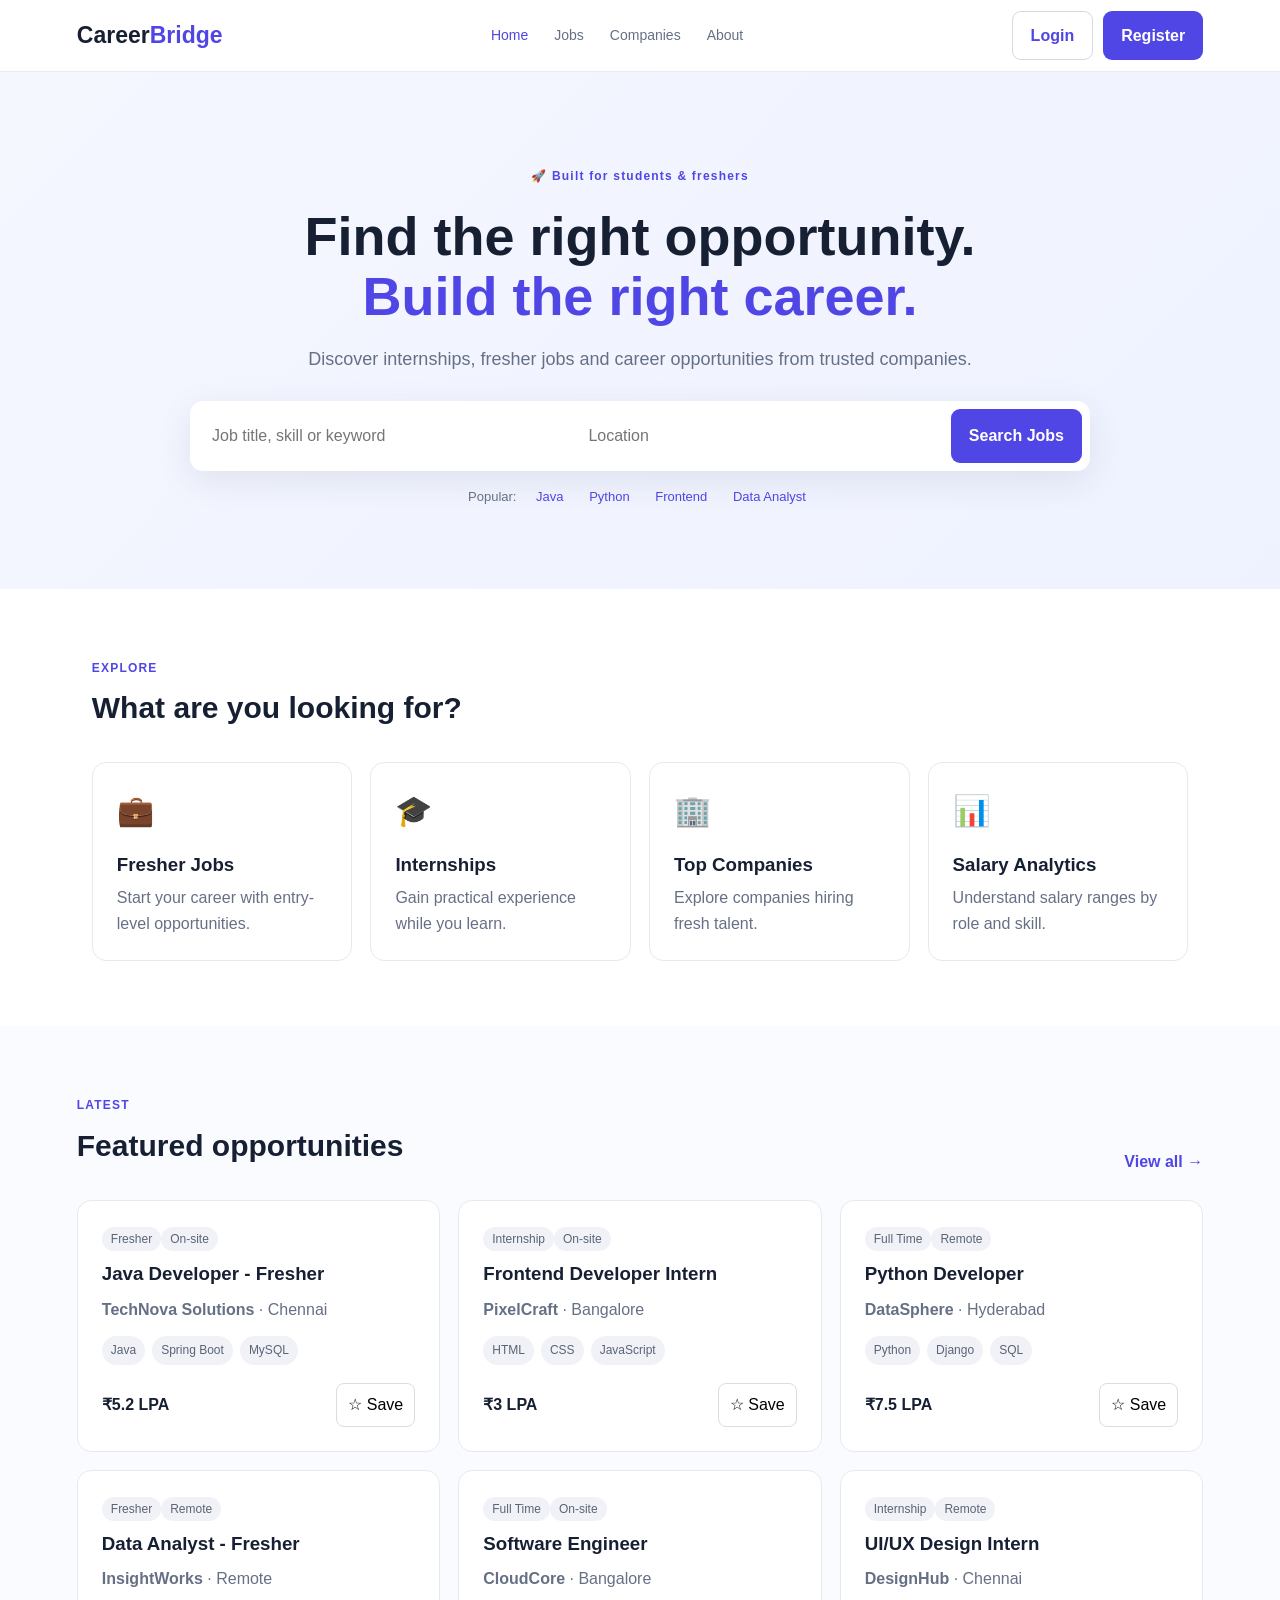
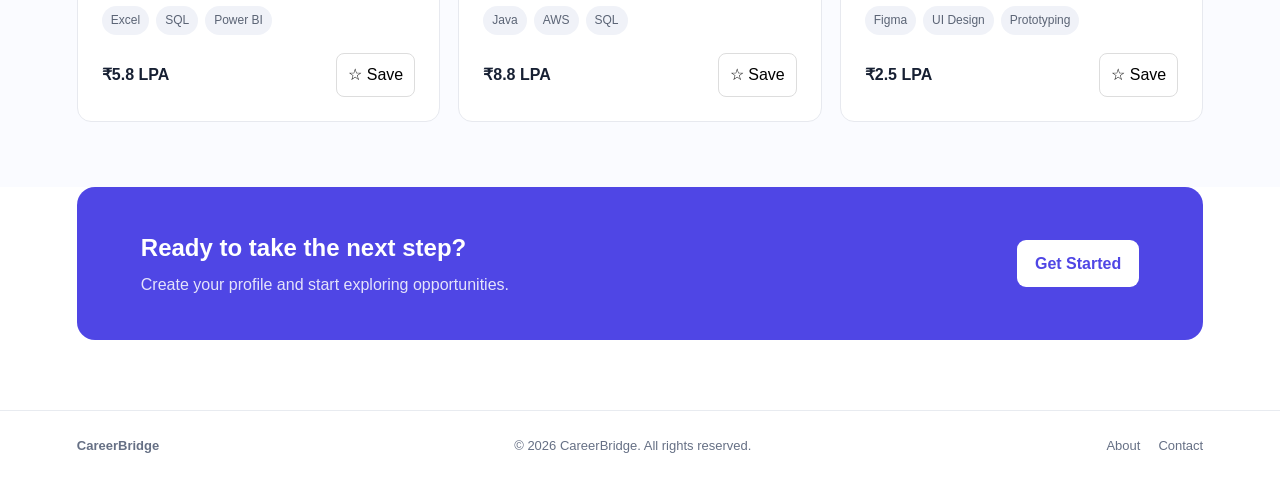
<file: index.html>
<!DOCTYPE html>
<html lang="en">
<head>
  <meta charset="UTF-8">
  <meta name="viewport" content="width=device-width, initial-scale=1.0">
  <title>CareerBridge - Job Portal</title>
  <link rel="stylesheet" href="css/style.css">
</head>
<body>
<header class="navbar">
  <a class="logo" href="index.html">Career<span>Bridge</span></a>
  <nav>
    <a href="index.html" class="active">Home</a>
    <a href="jobs.html">Jobs</a>
    <a href="companies.html">Companies</a>
    <a href="about.html">About</a>
  </nav>
  <div class="nav-actions">
    <a class="btn btn-outline" href="login.html">Login</a>
    <a class="btn btn-primary" href="register.html">Register</a>
  </div>
</header>

<main>
<section class="hero">
  <div class="hero-content">
    <span class="badge">🚀 Built for students & freshers</span>
    <h1>Find the right opportunity.<br><span>Build the right career.</span></h1>
    <p>Discover internships, fresher jobs and career opportunities from trusted companies.</p>
    <div class="search-box">
      <input id="homeKeyword" type="text" placeholder="Job title, skill or keyword">
      <input id="homeLocation" type="text" placeholder="Location">
      <button class="btn btn-primary" onclick="searchFromHome()">Search Jobs</button>
    </div>
    <div class="quick-links">
      <span>Popular:</span>
      <button onclick="quickSearch('Java')">Java</button>
      <button onclick="quickSearch('Python')">Python</button>
      <button onclick="quickSearch('Frontend')">Frontend</button>
      <button onclick="quickSearch('Data Analyst')">Data Analyst</button>
    </div>
  </div>
</section>

<section class="section">
  <div class="section-heading">
    <div><span class="eyebrow">EXPLORE</span><h2>What are you looking for?</h2></div>
  </div>
  <div class="feature-grid">
    <a class="feature-card" href="jobs.html?type=fresher"><div class="feature-icon">💼</div><h3>Fresher Jobs</h3><p>Start your career with entry-level opportunities.</p></a>
    <a class="feature-card" href="jobs.html?type=internship"><div class="feature-icon">🎓</div><h3>Internships</h3><p>Gain practical experience while you learn.</p></a>
    <a class="feature-card" href="companies.html"><div class="feature-icon">🏢</div><h3>Top Companies</h3><p>Explore companies hiring fresh talent.</p></a>
    <a class="feature-card" href="salary.html"><div class="feature-icon">📊</div><h3>Salary Analytics</h3><p>Understand salary ranges by role and skill.</p></a>
  </div>
</section>

<section class="section soft">
  <div class="section-heading"><div><span class="eyebrow">LATEST</span><h2>Featured opportunities</h2></div><a class="text-link" href="jobs.html">View all →</a></div>
  <div id="featuredJobs" class="job-grid"></div>
</section>

<section class="cta">
  <div><h2>Ready to take the next step?</h2><p>Create your profile and start exploring opportunities.</p></div>
  <a class="btn btn-light" href="register.html">Get Started</a>
</section>
</main>

<footer><div class="footer-inner"><strong>CareerBridge</strong><span>© 2026 CareerBridge. All rights reserved.</span><div><a href="about.html">About</a><a href="contact.html">Contact</a></div></div></footer>
<script src="js/app.js"></script>
<script src="js/home.js"></script>
</body>
</html>
</file>
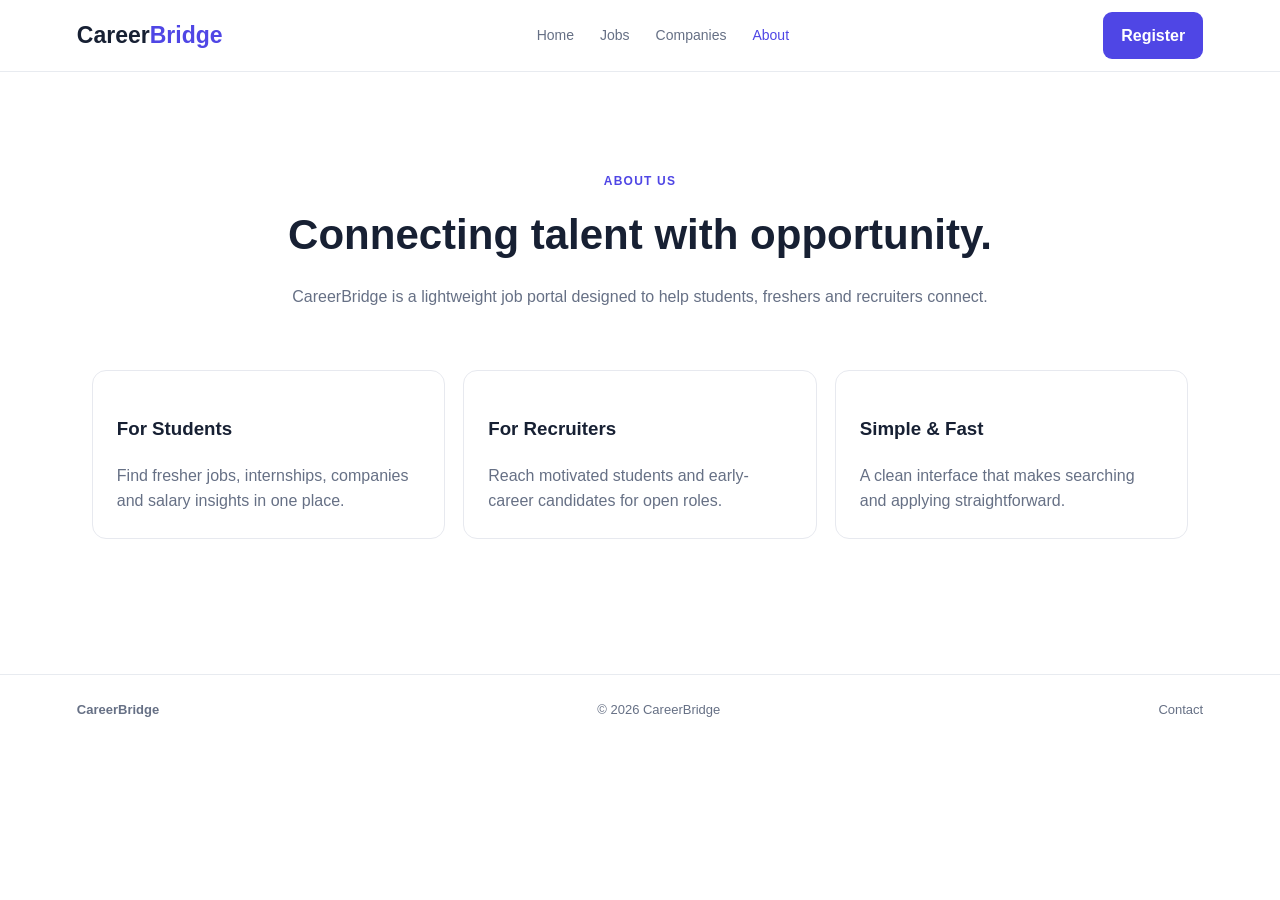
<file: about.html>
<!DOCTYPE html><html lang="en"><head><meta charset="UTF-8"><meta name="viewport" content="width=device-width,initial-scale=1.0"><title>About - CareerBridge</title><link rel="stylesheet" href="css/style.css"></head><body><header class="navbar"><a class="logo" href="index.html">Career<span>Bridge</span></a><nav><a href="index.html">Home</a><a href="jobs.html">Jobs</a><a href="companies.html">Companies</a><a href="about.html" class="active">About</a></nav><div class="nav-actions"><a class="btn btn-primary" href="register.html">Register</a></div></header><main class="page"><section class="page-header"><span class="eyebrow">ABOUT US</span><h1>Connecting talent with opportunity.</h1><p>CareerBridge is a lightweight job portal designed to help students, freshers and recruiters connect.</p></section><div class="info-grid"><div class="info-card"><h3>For Students</h3><p>Find fresher jobs, internships, companies and salary insights in one place.</p></div><div class="info-card"><h3>For Recruiters</h3><p>Reach motivated students and early-career candidates for open roles.</p></div><div class="info-card"><h3>Simple & Fast</h3><p>A clean interface that makes searching and applying straightforward.</p></div></div></main><footer><div class="footer-inner"><strong>CareerBridge</strong><span>© 2026 CareerBridge</span><div><a href="contact.html">Contact</a></div></div></footer></body></html>
</file>
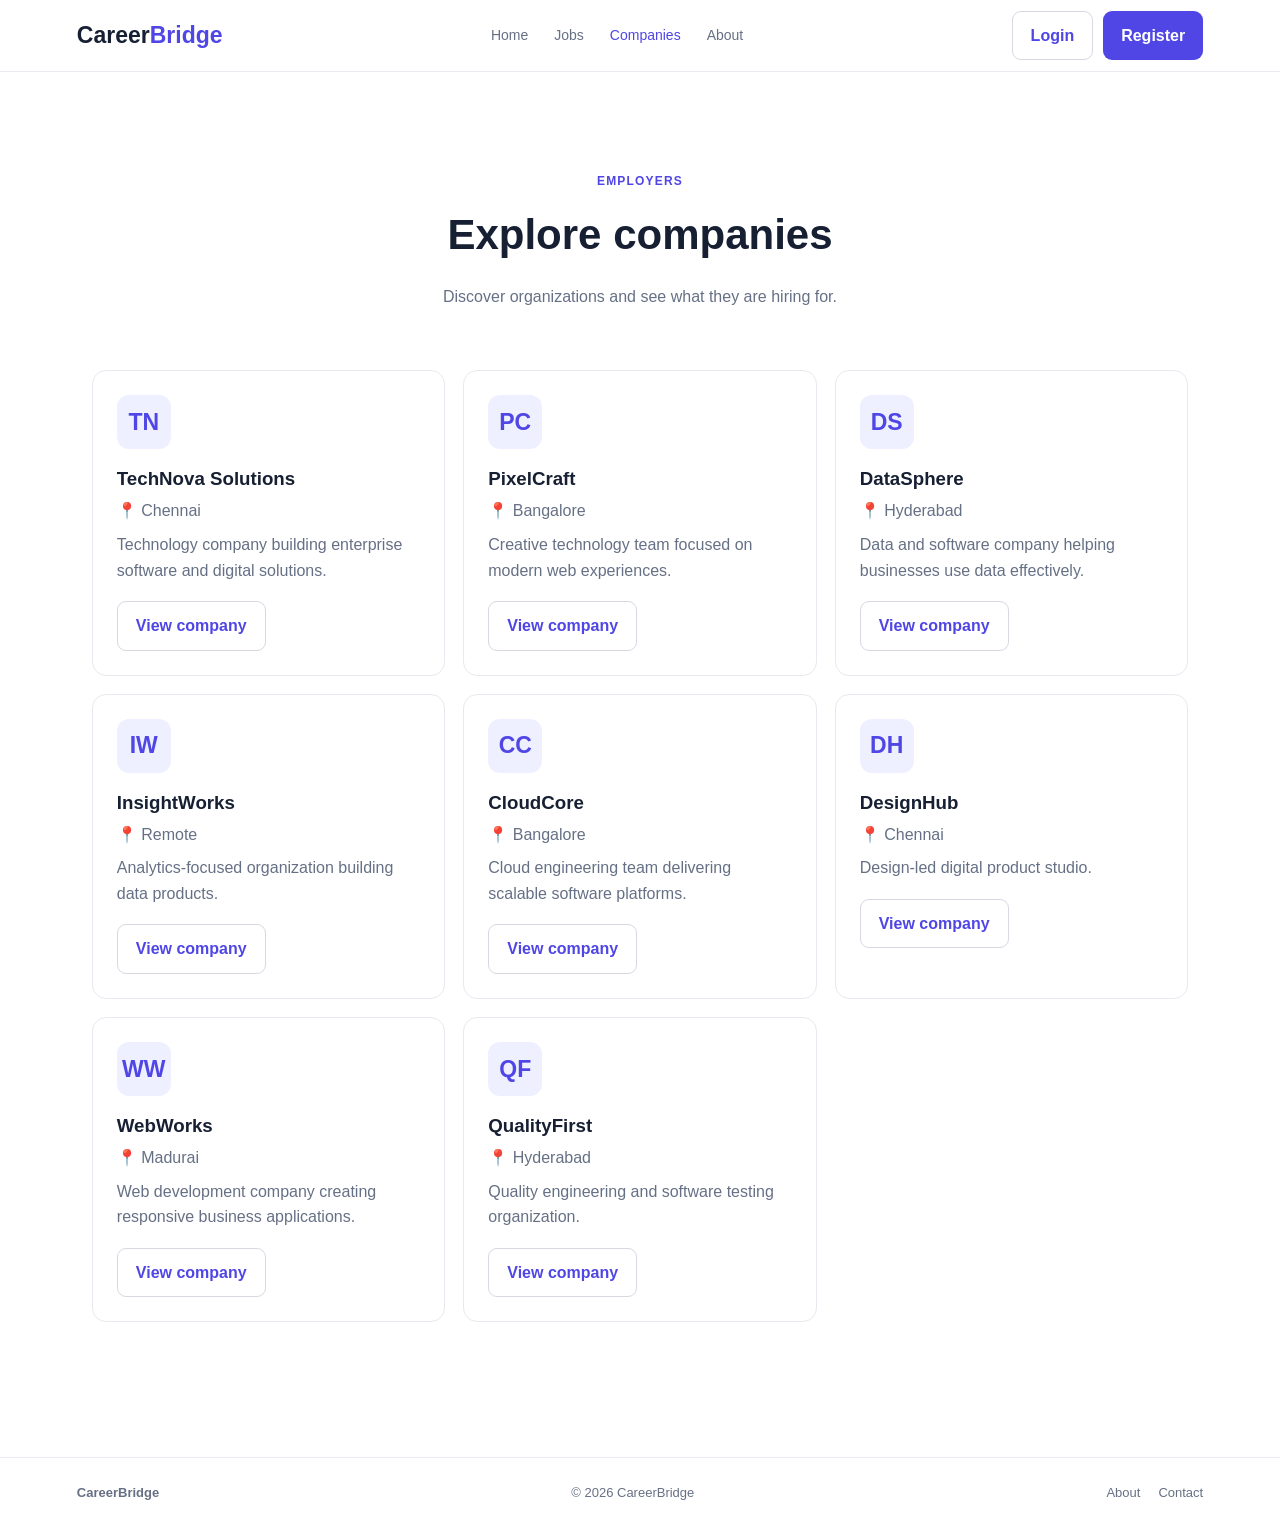
<file: companies.html>
<!DOCTYPE html><html lang="en"><head><meta charset="UTF-8"><meta name="viewport" content="width=device-width,initial-scale=1.0"><title>Companies - CareerBridge</title><link rel="stylesheet" href="css/style.css"></head><body>
<header class="navbar"><a class="logo" href="index.html">Career<span>Bridge</span></a><nav><a href="index.html">Home</a><a href="jobs.html">Jobs</a><a href="companies.html" class="active">Companies</a><a href="about.html">About</a></nav><div class="nav-actions"><a class="btn btn-outline" href="login.html">Login</a><a class="btn btn-primary" href="register.html">Register</a></div></header>
<main class="page"><section class="page-header"><span class="eyebrow">EMPLOYERS</span><h1>Explore companies</h1><p>Discover organizations and see what they are hiring for.</p></section><div id="companyGrid" class="company-grid"></div></main>
<footer><div class="footer-inner"><strong>CareerBridge</strong><span>© 2026 CareerBridge</span><div><a href="about.html">About</a><a href="contact.html">Contact</a></div></div></footer><script src="js/app.js"></script><script src="js/companies.js"></script></body></html>
</file>
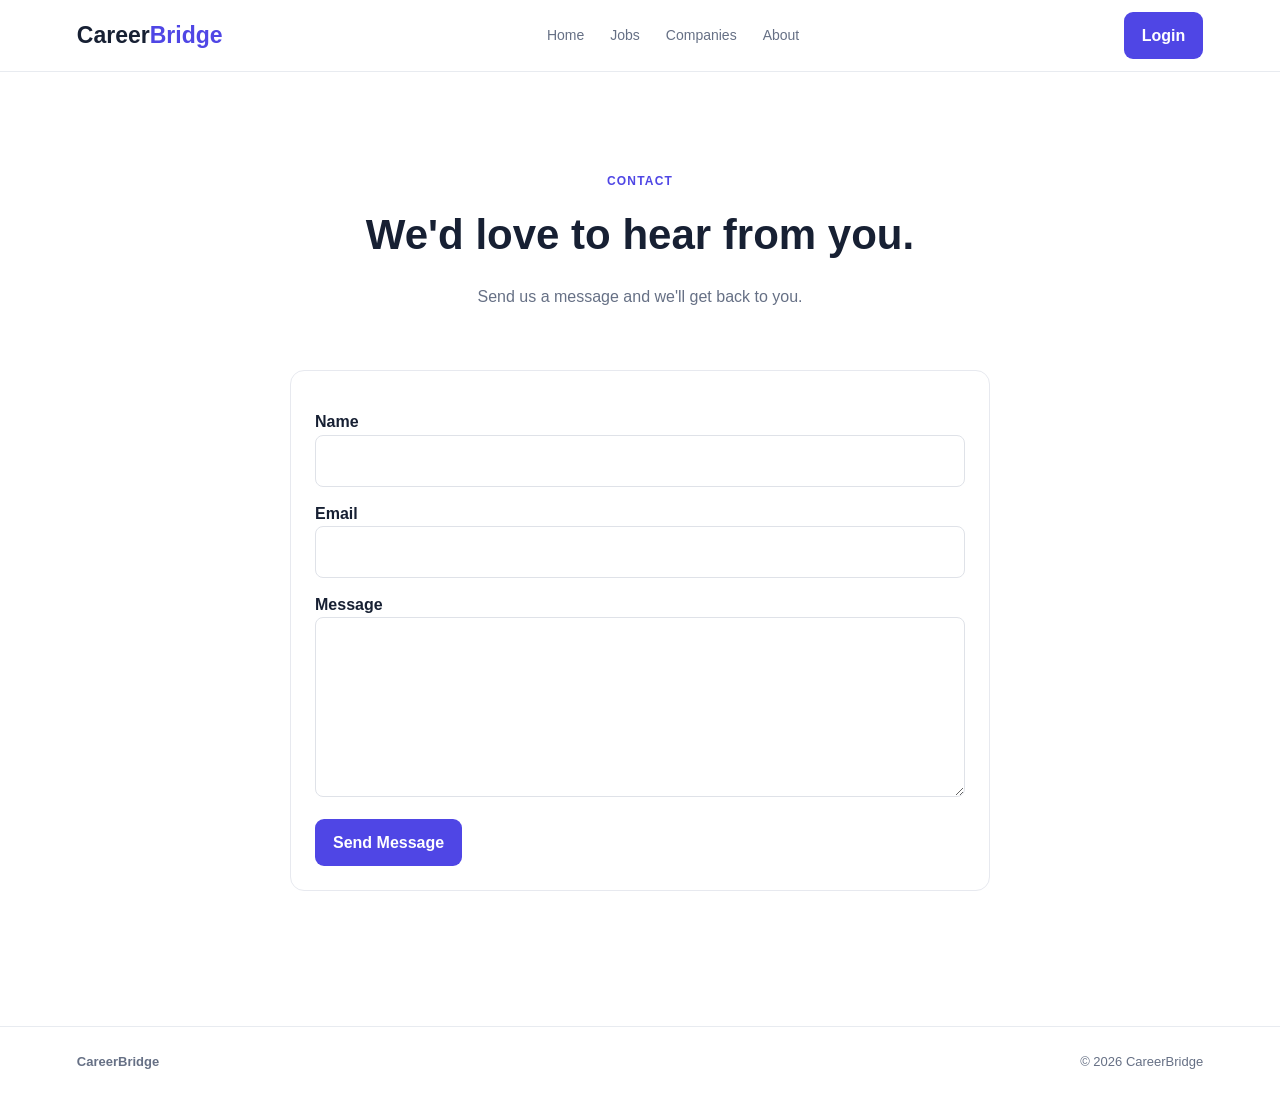
<file: contact.html>
<!DOCTYPE html><html lang="en"><head><meta charset="UTF-8"><meta name="viewport" content="width=device-width,initial-scale=1.0"><title>Contact - CareerBridge</title><link rel="stylesheet" href="css/style.css"></head><body><header class="navbar"><a class="logo" href="index.html">Career<span>Bridge</span></a><nav><a href="index.html">Home</a><a href="jobs.html">Jobs</a><a href="companies.html">Companies</a><a href="about.html">About</a></nav><div class="nav-actions"><a class="btn btn-primary" href="login.html">Login</a></div></header><main class="page"><section class="page-header"><span class="eyebrow">CONTACT</span><h1>We'd love to hear from you.</h1><p>Send us a message and we'll get back to you.</p></section><div class="contact-card"><form onsubmit="event.preventDefault(); showToast('Message sent successfully!'); this.reset();"><label>Name<input required></label><label>Email<input type="email" required></label><label>Message<textarea rows="6" required></textarea></label><button class="btn btn-primary">Send Message</button></form></div></main><footer><div class="footer-inner"><strong>CareerBridge</strong><span>© 2026 CareerBridge</span></div></footer><script src="js/app.js"></script></body></html>
</file>
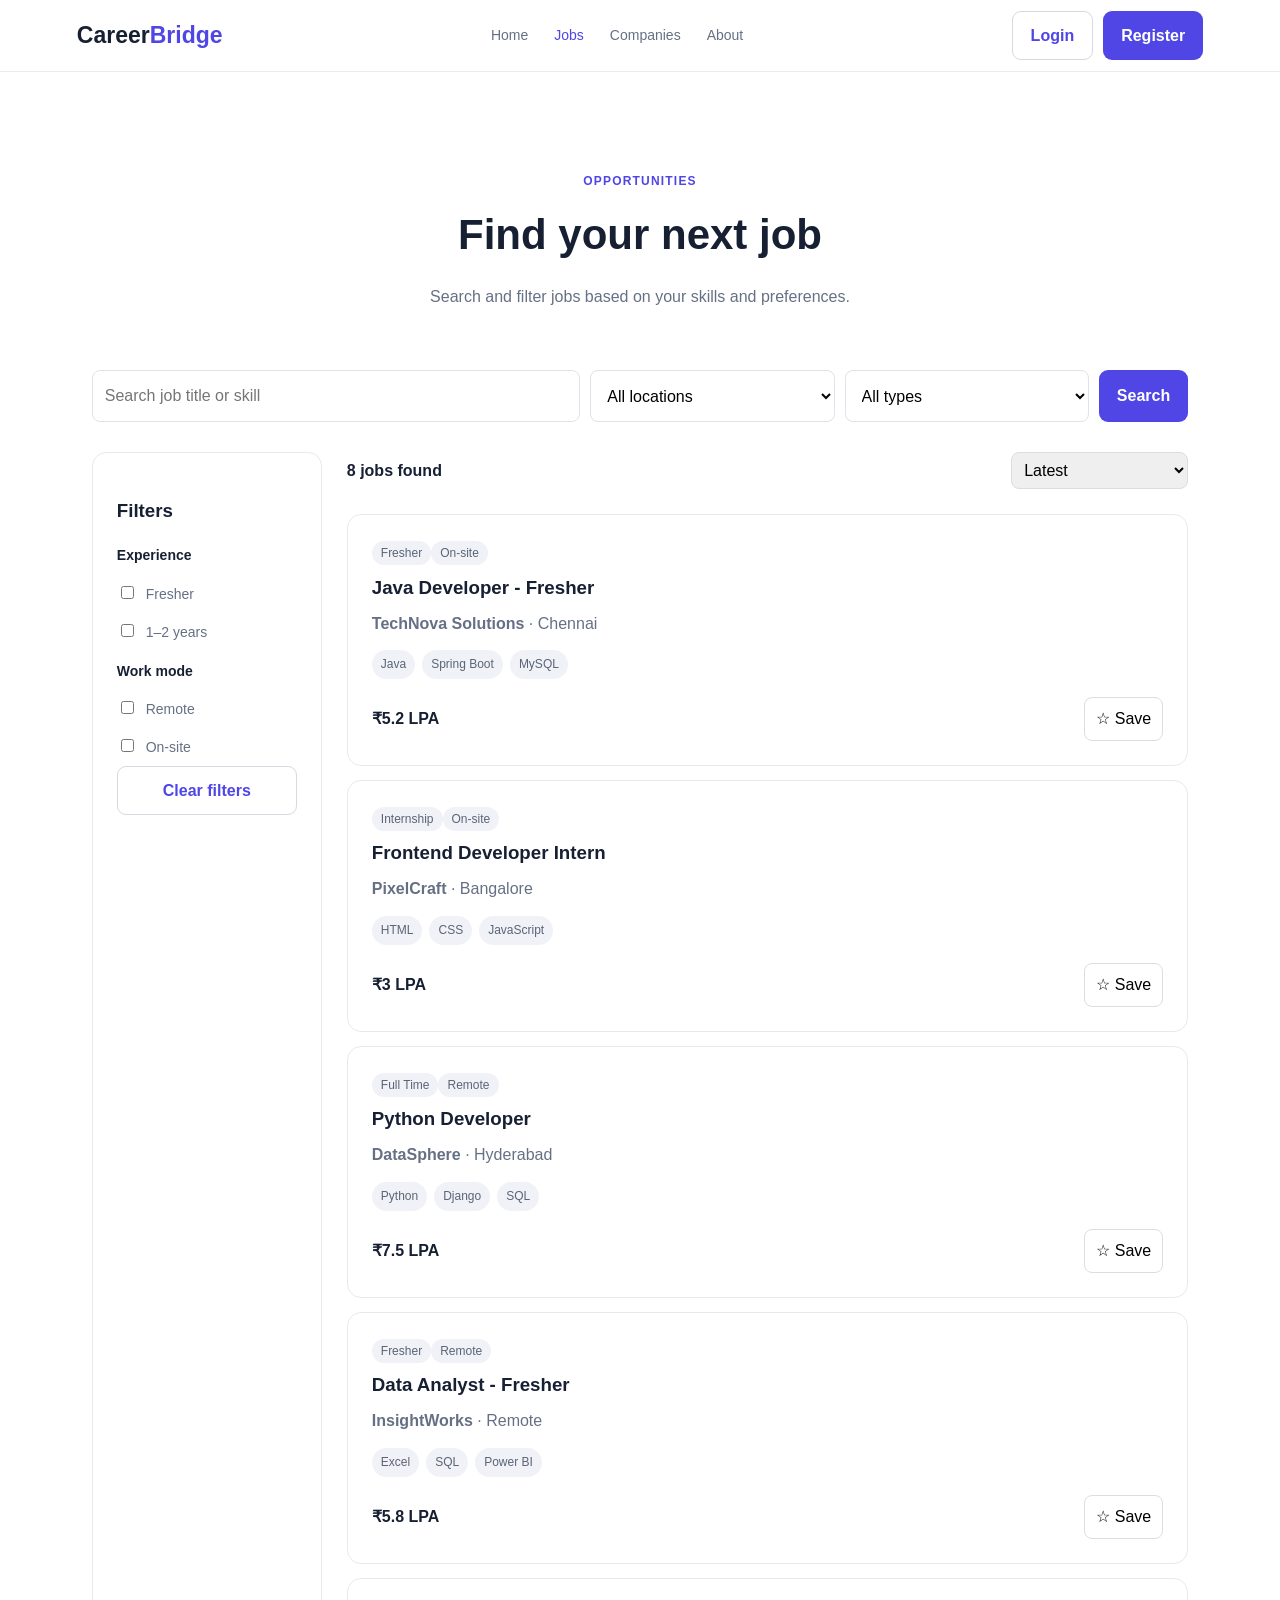
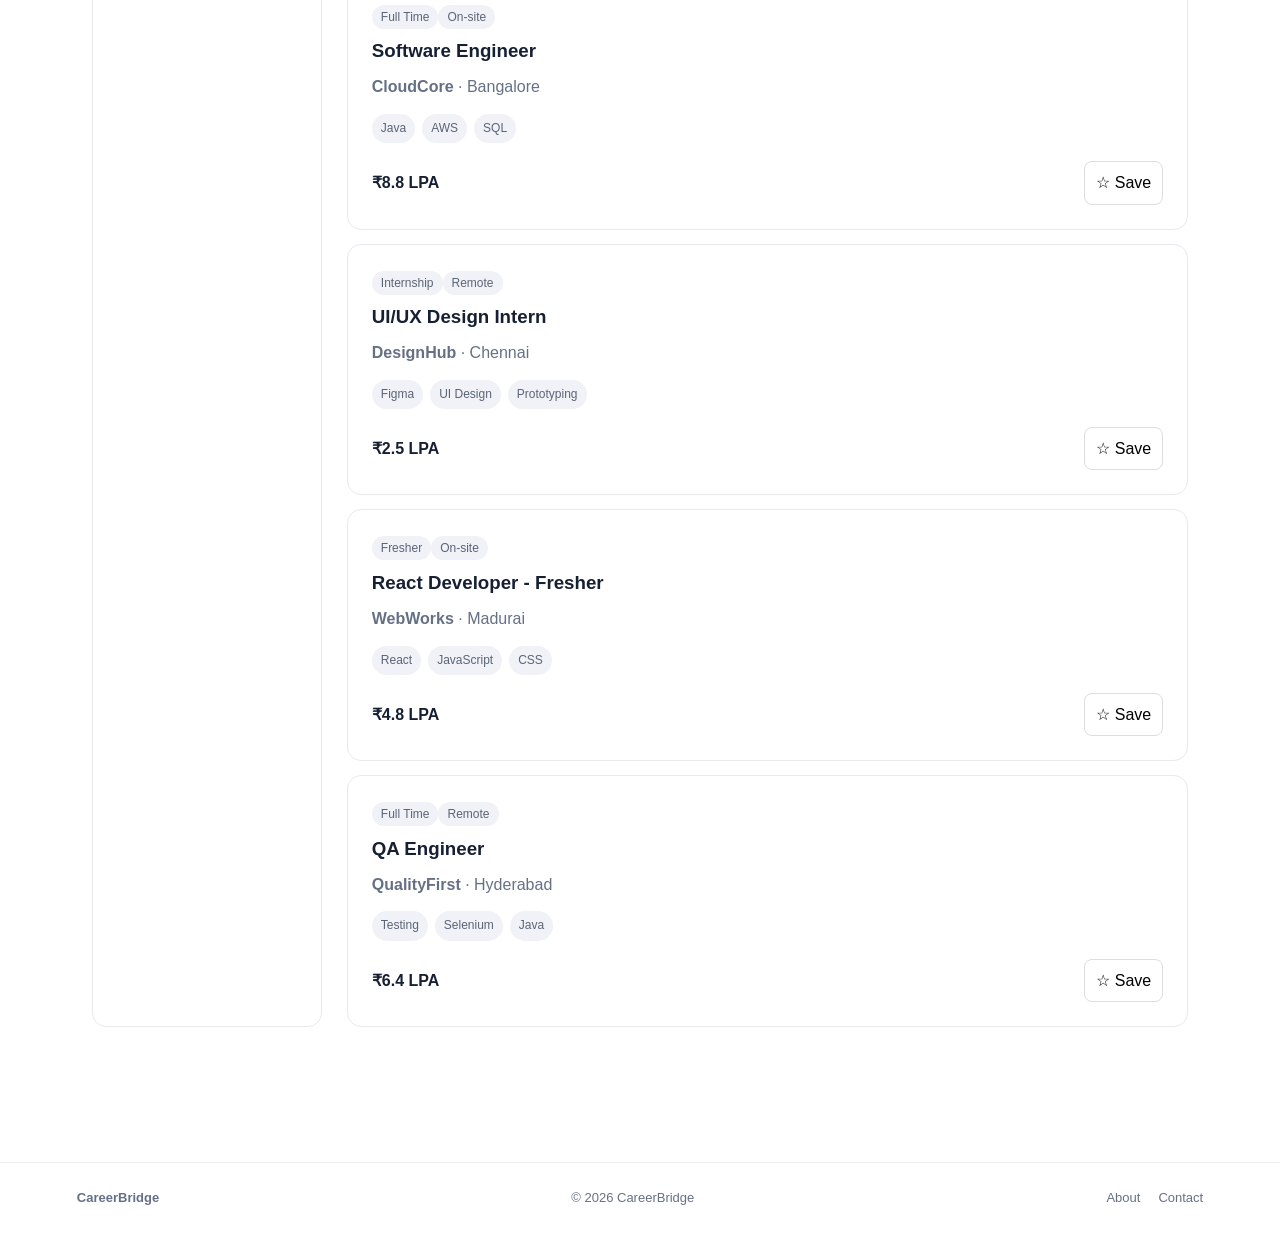
<file: jobs.html>
<!DOCTYPE html>
<html lang="en"><head><meta charset="UTF-8"><meta name="viewport" content="width=device-width,initial-scale=1.0"><title>Jobs - CareerBridge</title><link rel="stylesheet" href="css/style.css"></head>
<body>
<header class="navbar"><a class="logo" href="index.html">Career<span>Bridge</span></a><nav><a href="index.html">Home</a><a href="jobs.html" class="active">Jobs</a><a href="companies.html">Companies</a><a href="about.html">About</a></nav><div class="nav-actions"><a class="btn btn-outline" href="login.html">Login</a><a class="btn btn-primary" href="register.html">Register</a></div></header>
<main class="page">
<section class="page-header"><span class="eyebrow">OPPORTUNITIES</span><h1>Find your next job</h1><p>Search and filter jobs based on your skills and preferences.</p></section>
<section class="job-search"><input id="jobSearch" placeholder="Search job title or skill"><select id="jobLocation"><option value="">All locations</option><option>Chennai</option><option>Bangalore</option><option>Hyderabad</option><option>Remote</option><option>Madurai</option></select><select id="jobType"><option value="">All types</option><option>Fresher</option><option>Internship</option><option>Full Time</option></select><button class="btn btn-primary" onclick="renderJobs()">Search</button></section>
<div class="content-layout"><aside class="filter-card"><h3>Filters</h3><label>Experience</label><label class="check"><input type="checkbox" value="Fresher" class="expFilter"> Fresher</label><label class="check"><input type="checkbox" value="1-2 years" class="expFilter"> 1–2 years</label><label>Work mode</label><label class="check"><input type="checkbox" value="Remote" class="modeFilter"> Remote</label><label class="check"><input type="checkbox" value="On-site" class="modeFilter"> On-site</label><button class="btn btn-outline full" onclick="clearFilters()">Clear filters</button></aside><section><div class="results-row"><strong id="resultCount"></strong><select id="sortJobs" onchange="renderJobs()"><option value="latest">Latest</option><option value="salary">Salary: High to Low</option></select></div><div id="jobList" class="job-list"></div></section></div>
</main><footer><div class="footer-inner"><strong>CareerBridge</strong><span>© 2026 CareerBridge</span><div><a href="about.html">About</a><a href="contact.html">Contact</a></div></div></footer><script src="js/app.js"></script><script src="js/jobs.js"></script></body></html>
</file>
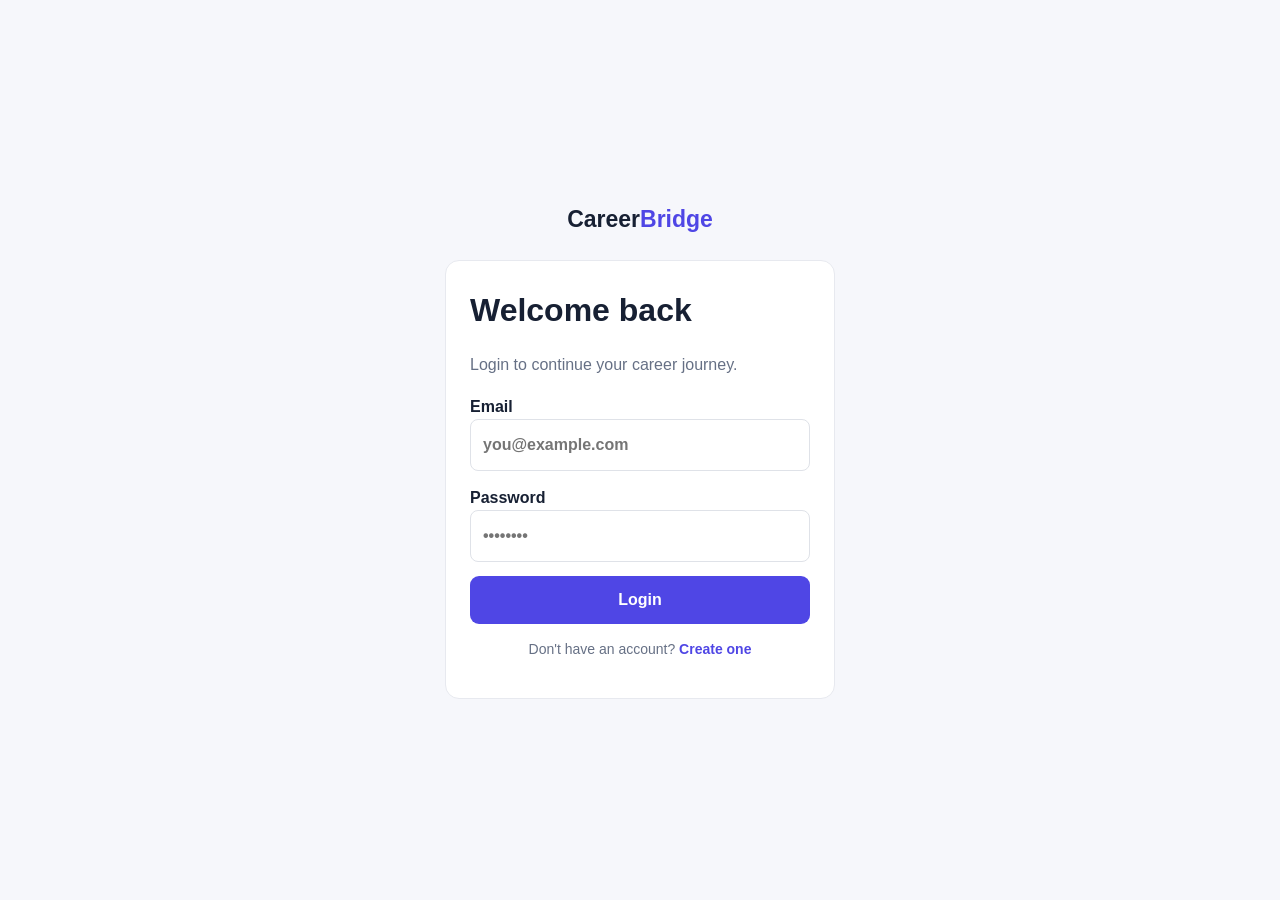
<file: login.html>
<!DOCTYPE html><html lang="en"><head><meta charset="UTF-8"><meta name="viewport" content="width=device-width,initial-scale=1.0"><title>Login - CareerBridge</title><link rel="stylesheet" href="css/style.css"></head><body class="auth-page"><div class="auth-wrap"><a class="logo" href="index.html">Career<span>Bridge</span></a><div class="auth-card"><h1>Welcome back</h1><p>Login to continue your career journey.</p><form id="loginForm"><label>Email<input id="loginEmail" type="email" required placeholder="you@example.com"></label><label>Password<input id="loginPassword" type="password" required placeholder="••••••••"></label><button class="btn btn-primary full">Login</button></form><p class="form-note">Don't have an account? <a href="register.html">Create one</a></p><div id="loginMessage" class="message"></div></div></div><script src="js/app.js"></script><script src="js/auth.js"></script></body></html>
</file>
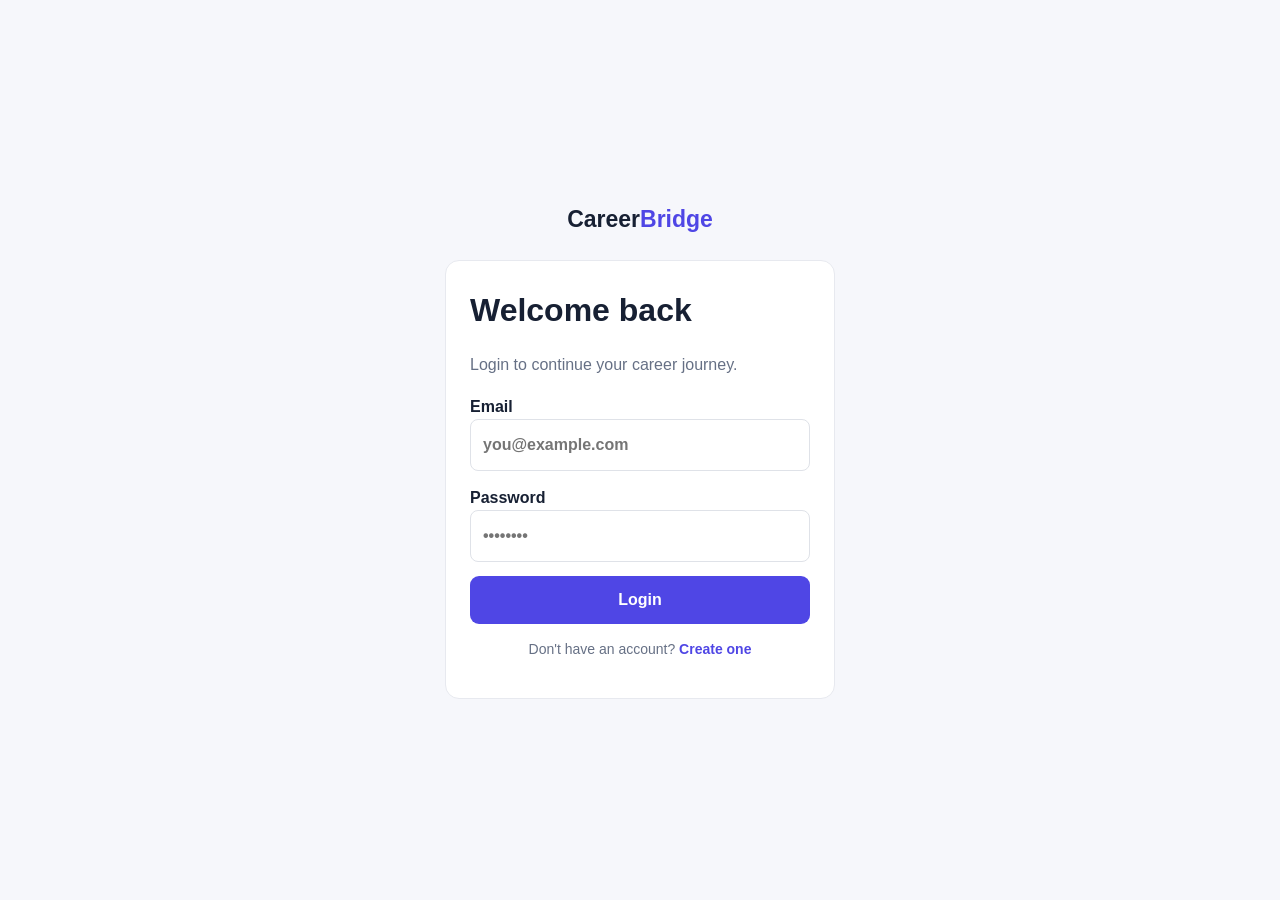
<file: profile.html>
<!DOCTYPE html><html lang="en"><head><meta charset="UTF-8"><meta name="viewport" content="width=device-width,initial-scale=1.0"><title>Profile - CareerBridge</title><link rel="stylesheet" href="css/style.css"></head><body><header class="navbar"><a class="logo" href="index.html">Career<span>Bridge</span></a><nav><a href="index.html">Home</a><a href="jobs.html">Jobs</a><a href="companies.html">Companies</a><a href="saved.html">Saved</a></nav><div class="nav-actions"><button class="btn btn-outline" onclick="logout()">Logout</button></div></header><main class="page"><section class="page-header"><span class="eyebrow">MY ACCOUNT</span><h1>My profile</h1><p>Update your details. Changes are saved in this browser.</p></section><div class="profile-card"><form id="profileForm"><label>Full Name<input id="profileName" required></label><label>Email<input id="profileEmail" type="email" required></label><label>Skills<input id="profileSkills" placeholder="Java, HTML, SQL"></label><label>About you<textarea id="profileAbout" rows="5" placeholder="Tell recruiters about yourself"></textarea></label><button class="btn btn-primary">Save Profile</button></form><div id="profileMessage" class="message"></div></div></main><script src="js/app.js"></script><script src="js/profile.js"></script></body></html>
</file>
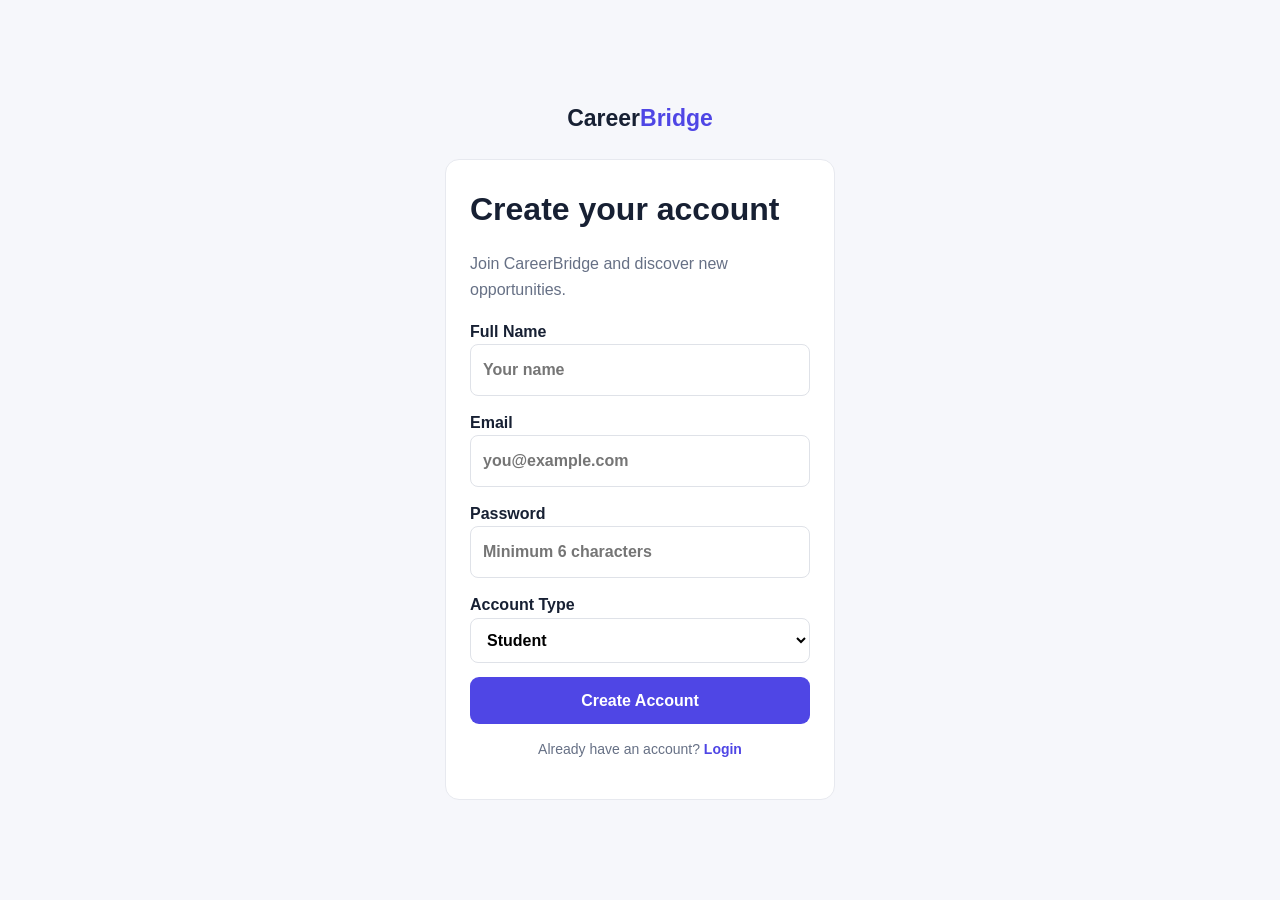
<file: register.html>
<!DOCTYPE html><html lang="en"><head><meta charset="UTF-8"><meta name="viewport" content="width=device-width,initial-scale=1.0"><title>Register - CareerBridge</title><link rel="stylesheet" href="css/style.css"></head><body class="auth-page"><div class="auth-wrap"><a class="logo" href="index.html">Career<span>Bridge</span></a><div class="auth-card"><h1>Create your account</h1><p>Join CareerBridge and discover new opportunities.</p><form id="registerForm"><label>Full Name<input id="regName" required placeholder="Your name"></label><label>Email<input id="regEmail" type="email" required placeholder="you@example.com"></label><label>Password<input id="regPassword" type="password" minlength="6" required placeholder="Minimum 6 characters"></label><label>Account Type<select id="regRole"><option>Student</option><option>Recruiter</option></select></label><button class="btn btn-primary full">Create Account</button></form><p class="form-note">Already have an account? <a href="login.html">Login</a></p><div id="registerMessage" class="message"></div></div></div><script src="js/app.js"></script><script src="js/auth.js"></script></body></html>
</file>
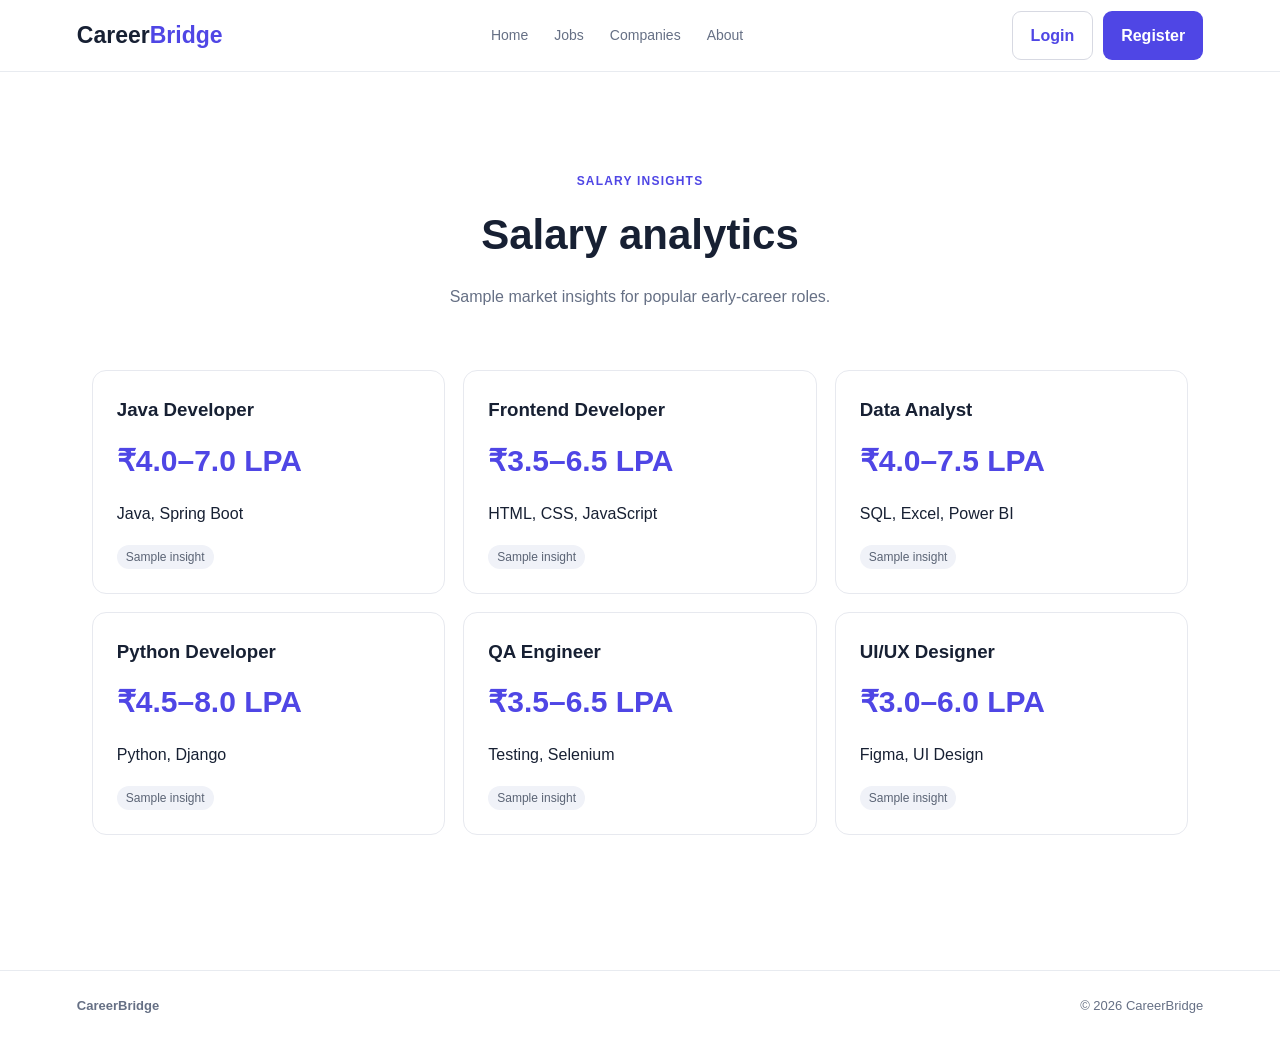
<file: salary.html>
<!DOCTYPE html><html lang="en"><head><meta charset="UTF-8"><meta name="viewport" content="width=device-width,initial-scale=1.0"><title>Salary Analytics - CareerBridge</title><link rel="stylesheet" href="css/style.css"></head><body><header class="navbar"><a class="logo" href="index.html">Career<span>Bridge</span></a><nav><a href="index.html">Home</a><a href="jobs.html">Jobs</a><a href="companies.html">Companies</a><a href="about.html">About</a></nav><div class="nav-actions"><a class="btn btn-outline" href="login.html">Login</a><a class="btn btn-primary" href="register.html">Register</a></div></header><main class="page"><section class="page-header"><span class="eyebrow">SALARY INSIGHTS</span><h1>Salary analytics</h1><p>Sample market insights for popular early-career roles.</p></section><div id="salaryCards" class="salary-grid"></div></main><footer><div class="footer-inner"><strong>CareerBridge</strong><span>© 2026 CareerBridge</span></div></footer><script src="js/app.js"></script><script src="js/salary.js"></script></body></html>
</file>
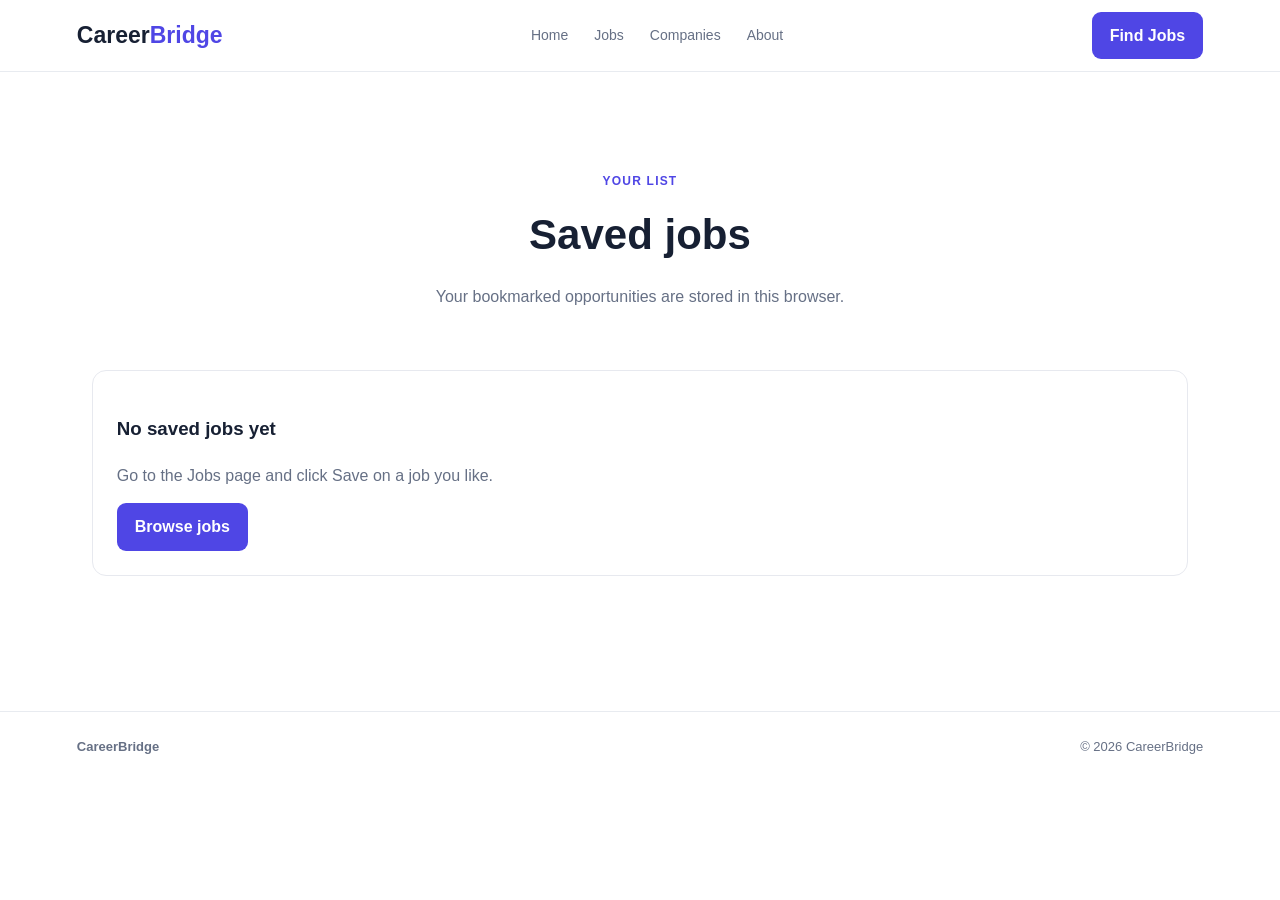
<file: saved.html>
<!DOCTYPE html><html lang="en"><head><meta charset="UTF-8"><meta name="viewport" content="width=device-width,initial-scale=1.0"><title>Saved Jobs - CareerBridge</title><link rel="stylesheet" href="css/style.css"></head><body><header class="navbar"><a class="logo" href="index.html">Career<span>Bridge</span></a><nav><a href="index.html">Home</a><a href="jobs.html">Jobs</a><a href="companies.html">Companies</a><a href="about.html">About</a></nav><div class="nav-actions"><a class="btn btn-primary" href="jobs.html">Find Jobs</a></div></header><main class="page"><section class="page-header"><span class="eyebrow">YOUR LIST</span><h1>Saved jobs</h1><p>Your bookmarked opportunities are stored in this browser.</p></section><div id="savedJobs" class="job-list"></div></main><footer><div class="footer-inner"><strong>CareerBridge</strong><span>© 2026 CareerBridge</span></div></footer><script src="js/app.js"></script><script src="js/saved.js"></script></body></html>
</file>
<file: css/style.css>
*{box-sizing:border-box}body{margin:0;font-family:Inter,Segoe UI,Arial,sans-serif;color:#172033;background:#fff;line-height:1.6}a{text-decoration:none;color:inherit}button,input,select,textarea{font:inherit}.navbar{height:72px;display:flex;align-items:center;justify-content:space-between;padding:0 6%;border-bottom:1px solid #e8ebf0;background:#fff;position:sticky;top:0;z-index:10}.logo{font-size:23px;font-weight:800;color:#172033}.logo span{color:#4f46e5}.navbar nav{display:flex;gap:26px}.navbar nav a{font-size:14px;color:#667085}.navbar nav a.active,.navbar nav a:hover{color:#4f46e5}.nav-actions{display:flex;gap:10px}.btn{display:inline-flex;align-items:center;justify-content:center;border:0;border-radius:9px;padding:11px 18px;font-weight:700;cursor:pointer;transition:.2s}.btn-primary{background:#4f46e5;color:white}.btn-primary:hover{transform:translateY(-1px);opacity:.93}.btn-outline{background:white;color:#4f46e5;border:1px solid #d7d9e2}.btn-light{background:white;color:#4f46e5}.full{width:100%}.hero{background:linear-gradient(135deg,#f5f7ff,#eef2ff);padding:90px 6% 80px}.hero-content{max-width:1050px;margin:auto;text-align:center}.badge,.eyebrow{font-size:12px;font-weight:800;letter-spacing:1.2px;color:#4f46e5}.hero h1{font-size:54px;line-height:1.12;margin:18px 0}.hero h1 span{color:#4f46e5}.hero p{max-width:680px;margin:0 auto 28px;color:#667085;font-size:18px}.search-box{display:flex;max-width:900px;margin:auto;background:white;padding:8px;border-radius:13px;box-shadow:0 10px 35px #27304d18}.search-box input{flex:1;border:0;outline:0;padding:14px}.quick-links{margin-top:15px;font-size:13px;color:#667085}.quick-links button{border:0;background:transparent;color:#4f46e5;cursor:pointer;margin-left:10px}.section,.page{padding:65px 6%;max-width:1250px;margin:auto}.soft{max-width:none;background:#fafbff}.section-heading,.results-row{display:flex;justify-content:space-between;align-items:end;margin-bottom:25px}.section h2{font-size:30px;margin:5px 0}.text-link{color:#4f46e5;font-weight:700}.feature-grid{display:grid;grid-template-columns:repeat(4,1fr);gap:18px}.feature-card,.info-card,.company-card,.job-card,.filter-card,.auth-card,.contact-card,.profile-card,.salary-card{border:1px solid #e7e9ef;border-radius:14px;background:white;padding:24px}.feature-card:hover,.company-card:hover,.job-card:hover{box-shadow:0 12px 30px #202a3d12;transform:translateY(-2px)}.feature-icon{font-size:30px}.feature-card h3{margin:15px 0 5px}.feature-card p,.company-card p,.job-card p,.info-card p{color:#667085;margin:0}.job-grid{display:grid;grid-template-columns:repeat(3,1fr);gap:18px}.job-card{position:relative}.job-card h3{margin:8px 0}.job-meta{display:flex;flex-wrap:wrap;gap:7px;margin:14px 0}.tag{padding:5px 9px;border-radius:20px;background:#f0f2f8;color:#5b6475;font-size:12px}.job-footer{display:flex;justify-content:space-between;align-items:center;margin-top:18px}.salary{font-weight:800}.save-btn{border:1px solid #ddd;background:#fff;border-radius:8px;padding:8px 11px;cursor:pointer}.save-btn.saved{color:#4f46e5}.cta{margin:0 6%;padding:42px 5%;border-radius:18px;background:#4f46e5;color:white;display:flex;justify-content:space-between;align-items:center}.cta h2{margin:0}.cta p{margin:5px 0 0;opacity:.85}.page-header{text-align:center;padding:30px 0 45px}.page-header h1{font-size:42px;margin:8px 0}.page-header p{color:#667085}.job-search{display:grid;grid-template-columns:2fr 1fr 1fr auto;gap:10px;margin-bottom:30px}.job-search input,.job-search select,.auth-card input,.auth-card select,.profile-card input,.profile-card textarea,.contact-card input,.contact-card textarea{width:100%;padding:12px;border:1px solid #dfe2e8;border-radius:8px;outline:none;background:white}.content-layout{display:grid;grid-template-columns:230px 1fr;gap:25px}.filter-card label{display:block;margin:16px 0 7px;font-weight:700;font-size:14px}.filter-card .check{font-weight:400;color:#667085}.filter-card input{margin-right:8px}.job-list{display:grid;gap:14px}.results-row{align-items:center}.results-row select{padding:8px;border:1px solid #ddd;border-radius:8px}.company-grid{display:grid;grid-template-columns:repeat(3,1fr);gap:18px}.company-logo{width:54px;height:54px;border-radius:12px;background:#eef0ff;display:flex;align-items:center;justify-content:center;font-size:23px;font-weight:800;color:#4f46e5}.company-card h3{margin:15px 0 4px}.company-card .btn{margin-top:18px}.info-grid,.salary-grid{display:grid;grid-template-columns:repeat(3,1fr);gap:18px}.contact-card,.profile-card{max-width:700px;margin:auto}.contact-card label,.profile-card label,.auth-card label{display:block;font-weight:700;margin:14px 0}.contact-card textarea,.profile-card textarea{resize:vertical}.salary-card h3{margin:0}.salary-number{font-size:30px;font-weight:800;margin:12px 0;color:#4f46e5}.auth-page{min-height:100vh;background:#f6f7fb;display:flex;justify-content:center;align-items:center}.auth-wrap{width:100%;max-width:440px;padding:25px}.auth-wrap>.logo{display:block;text-align:center;margin-bottom:22px}.auth-card h1{margin:0}.auth-card>p{color:#667085}.form-note{text-align:center;font-size:14px}.form-note a{color:#4f46e5;font-weight:700}.message{margin-top:12px;padding:10px;border-radius:8px;display:none}.message.show{display:block;background:#eefbf3;color:#18794e}.detail-card{max-width:900px;margin:auto}.detail-head{display:flex;justify-content:space-between;gap:20px;align-items:flex-start}.detail-head h1{margin:5px 0}.detail-section{margin-top:30px}.detail-section h3{margin-bottom:8px}footer{margin-top:70px;border-top:1px solid #e8ebf0;padding:25px 6%;color:#667085;font-size:13px}.footer-inner{display:flex;justify-content:space-between;gap:15px}.footer-inner div{display:flex;gap:18px}.toast{position:fixed;right:20px;bottom:20px;background:#172033;color:#fff;padding:13px 17px;border-radius:9px;z-index:100;box-shadow:0 10px 30px #0002}@media(max-width:850px){.navbar{padding:0 4%}.navbar nav{display:none}.hero h1{font-size:38px}.search-box,.job-search{grid-template-columns:1fr;display:grid}.feature-grid,.job-grid,.company-grid,.info-grid,.salary-grid{grid-template-columns:1fr 1fr}.content-layout{grid-template-columns:1fr}.cta{display:block;text-align:center}.cta .btn{margin-top:15px}}@media(max-width:560px){.feature-grid,.job-grid,.company-grid,.info-grid,.salary-grid{grid-template-columns:1fr}.nav-actions .btn-outline{display:none}.hero{padding:60px 5%}.section,.page{padding:45px 5%}.footer-inner{flex-direction:column}.page-header h1{font-size:32px}}
</file>
